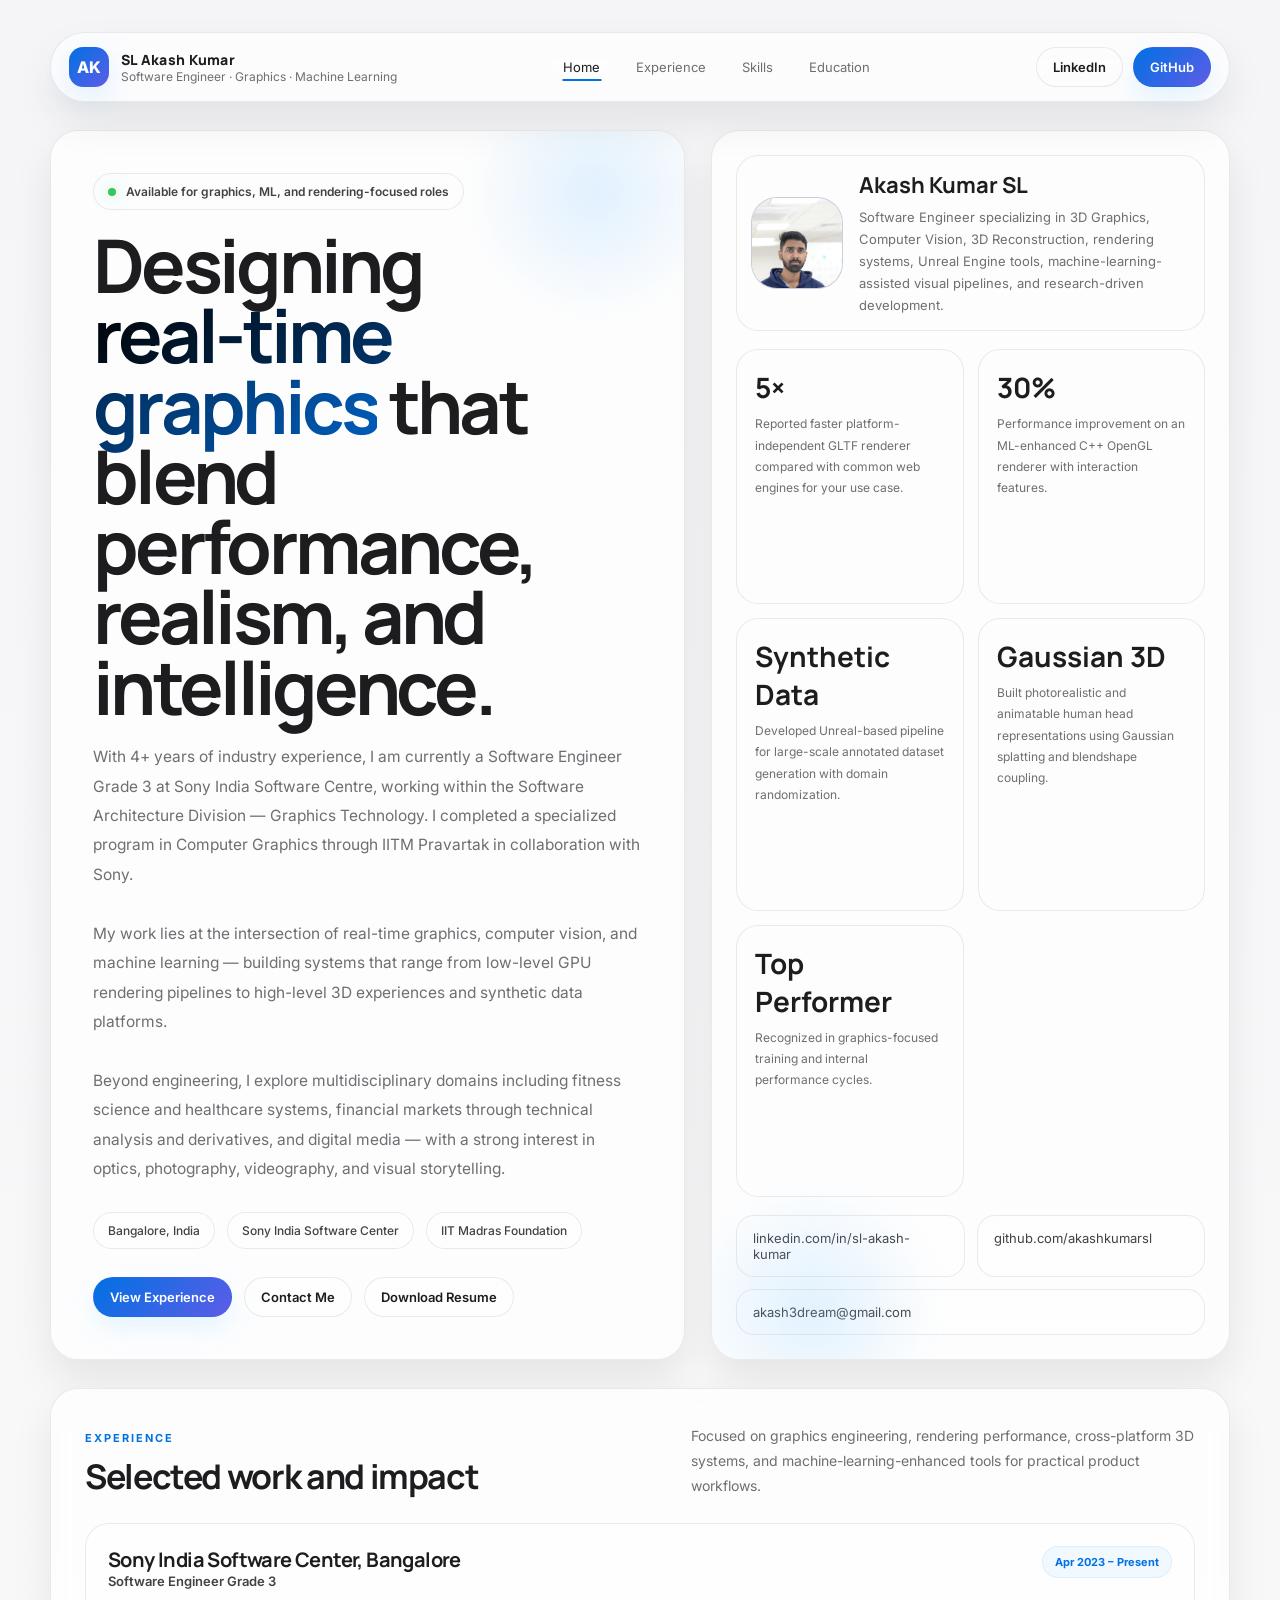
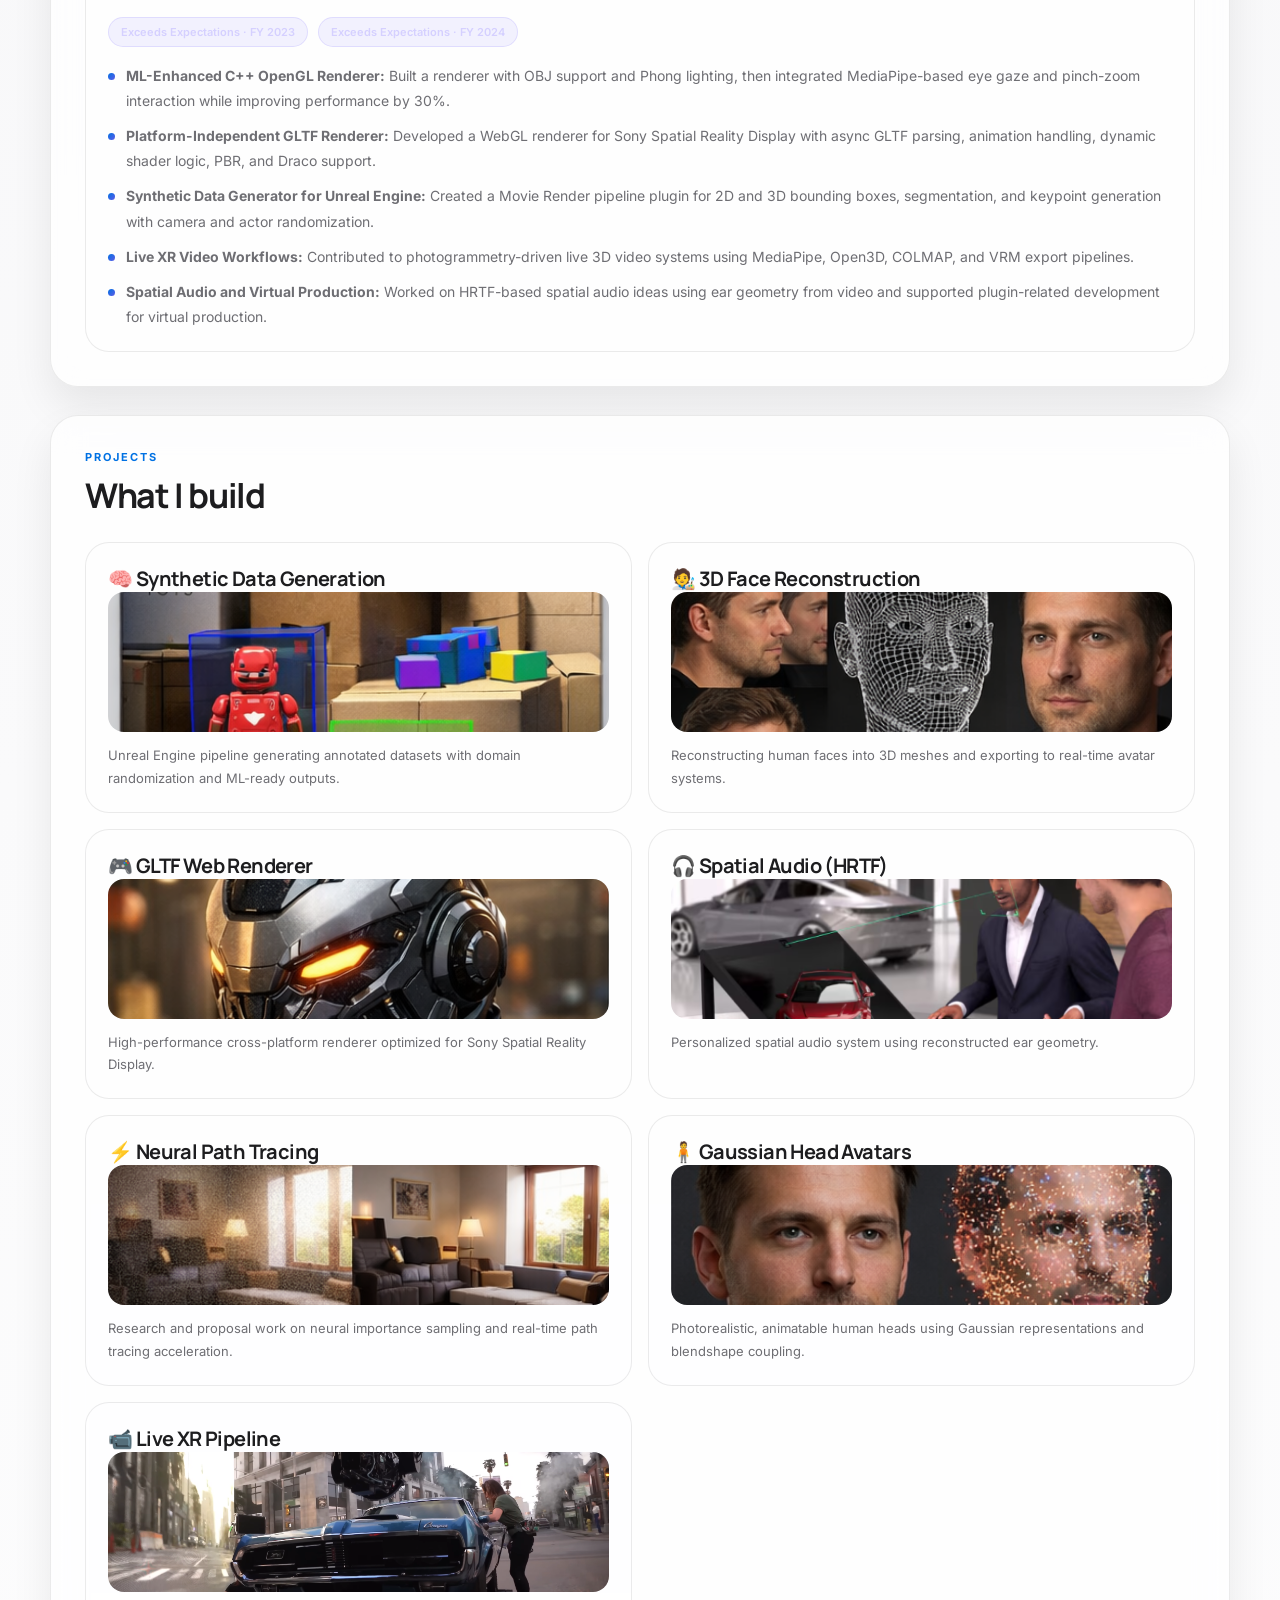
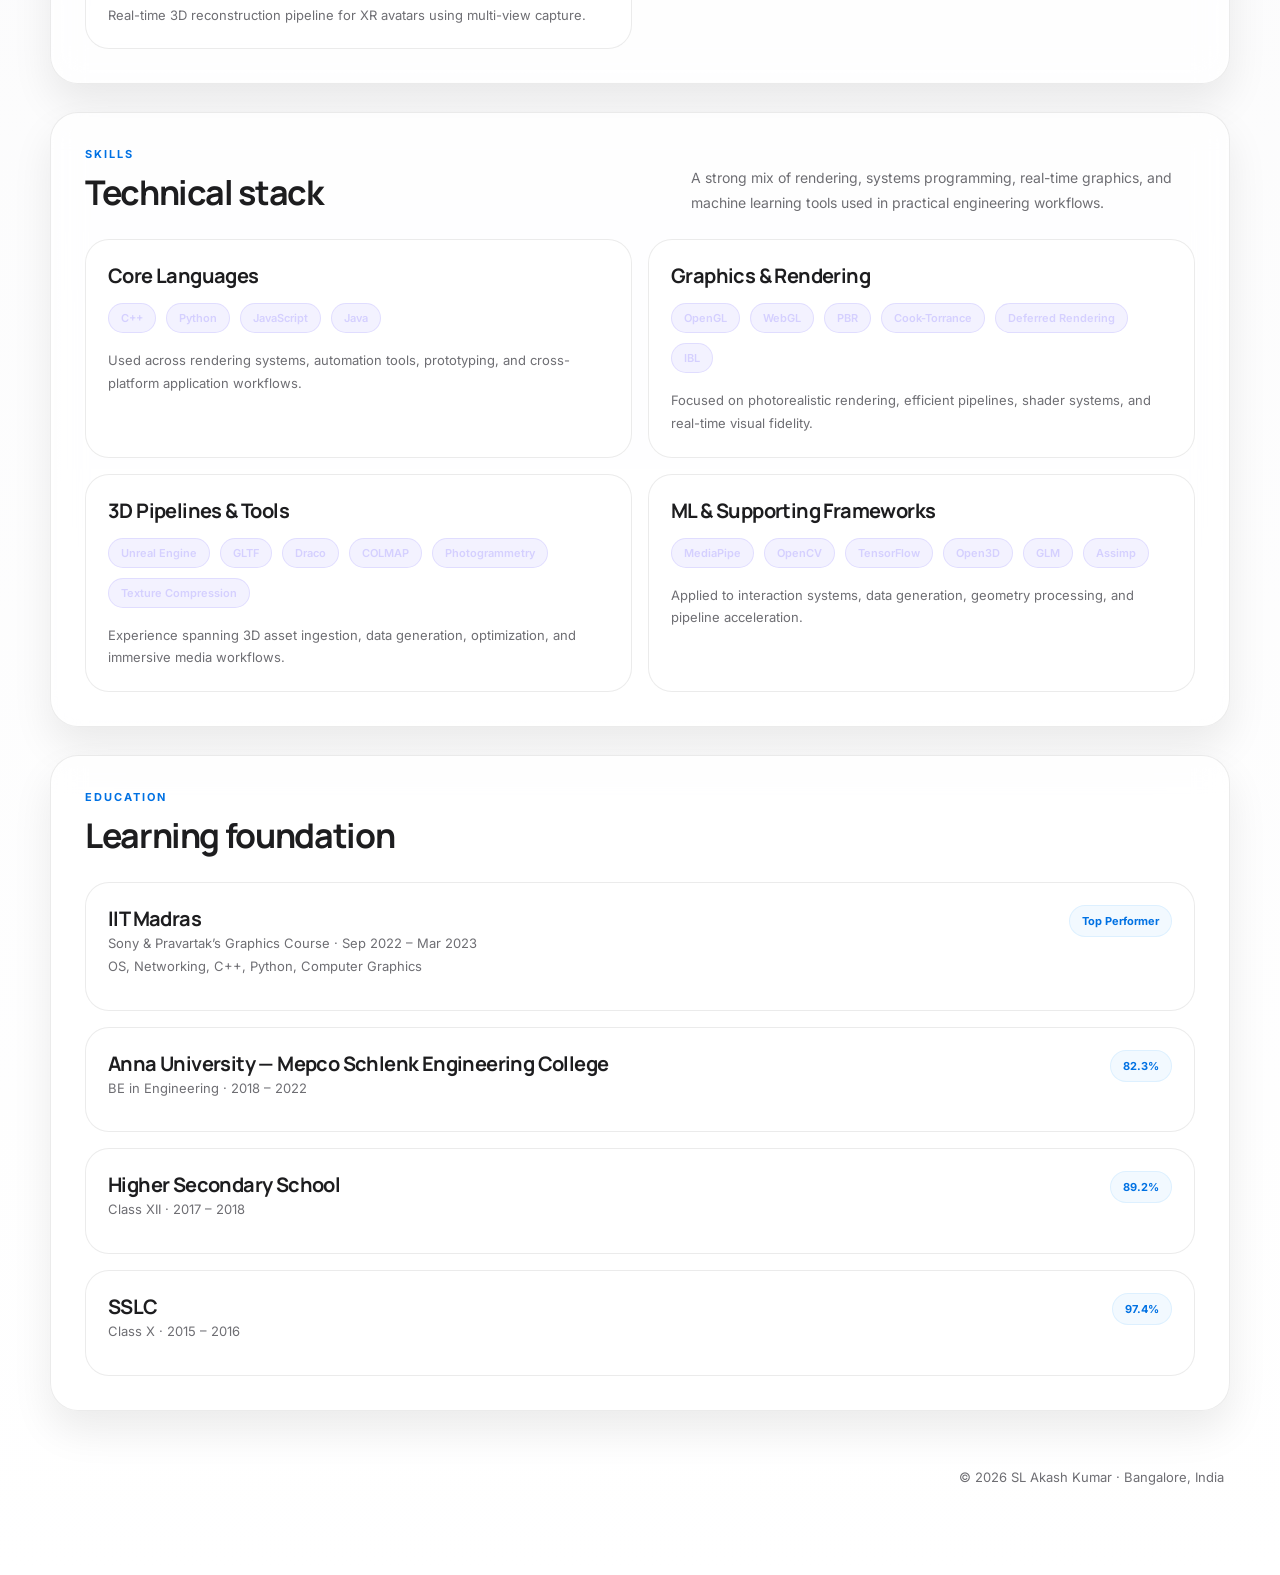
<file: index.html>
<!DOCTYPE html>
<html lang="en" data-theme="dark">
<head>
  <meta charset="UTF-8" />
  <meta name="viewport" content="width=device-width, initial-scale=1.0" />
  <title>SL Akash Kumar | Portfolio</title>
  <link rel="preconnect" href="https://fonts.googleapis.com" />
  <link rel="preconnect" href="https://fonts.gstatic.com" crossorigin />
  <link href="https://fonts.googleapis.com/css2?family=Inter:wght@300;400;500;600;700;800&family=Manrope:wght@400;500;600;700;800&display=swap" rel="stylesheet" />
  <style>
    :root {
      --bg: #f5f5f7;
      --bg-soft: #ffffff;
      --panel: rgba(255, 255, 255, 0.75);
      --panel-strong: rgba(255, 255, 255, 0.95);
      --line: rgba(0, 0, 0, 0.08);
      --line-strong: rgba(0, 0, 0, 0.14);
      --text: #1d1d1f;
      --muted: #6e6e73;
      --soft: #424245;
      --accent: #0071e3;
      --accent-2: #5e5ce6;
      --accent-3: #34c759;
      --shadow: 0 20px 40px rgba(0, 0, 0, 0.08);
      --radius-xl: 28px;
      --radius-lg: 22px;
      --radius-md: 16px;
      --max: 1180px;
    }

    * { box-sizing: border-box; margin: 0; padding: 0; }
    html { scroll-behavior: smooth; }
    body {
      font-family: 'Inter', sans-serif;
      background: linear-gradient(180deg, #f5f5f7 0%, #ffffff 100%);
      color: var(--text);
      min-height: 100vh;
      overflow-x: hidden;
    }

    /* removed heavy grid background for clean Apple-like feel */

    a { color: inherit; text-decoration: none; }
    img { max-width: 100%; display: block; }

    .shell {
      width: min(calc(100% - 32px), var(--max));
      margin: 0 auto;
    }

    .topbar {
      position: sticky;
      top: 16px;
      z-index: 100;
      padding-top: 16px;
    }

    .topbar-inner {
      display: flex;
      justify-content: space-between;
      align-items: center;
      gap: 20px;
      padding: 14px 18px;
      border: 1px solid var(--line);
      background: rgba(255, 255, 255, 0.7);
      backdrop-filter: blur(20px);
      border-radius: 999px;
      box-shadow: var(--shadow);
    }

    .brand {
      display: flex;
      align-items: center;
      gap: 12px;
      min-width: 0;
    }

    .brand-mark {
      width: 40px;
      height: 40px;
      border-radius: 14px;
      display: grid;
      place-items: center;
      font-weight: 800;
      color: white;
      background: linear-gradient(135deg, var(--accent), var(--accent-2));
      box-shadow: 0 10px 30px rgba(124,198,255,0.24);
      flex-shrink: 0;
    }

    .brand-text { min-width: 0; }
    .brand-text h1 {
      font-family: 'Manrope', sans-serif;
      font-size: 14px;
      font-weight: 800;
      letter-spacing: 0.02em;
    }
    .brand-text p {
      font-size: 12px;
      color: var(--muted);
      white-space: nowrap;
      overflow: hidden;
      text-overflow: ellipsis;
    }

    .nav {
      display: flex;
      align-items: center;
      gap: 8px;
      flex-wrap: wrap;
      justify-content: center;
    }

    .nav a {
      padding: 10px 14px;
      border-radius: 999px;
      font-size: 13px;
      color: var(--muted);
      transition: 0.28s ease;
    }

    .nav a:hover,
    .nav a.active {
      color: var(--text);
      background: rgba(255,255,255,0.06);
    }

    .actions {
      display: flex;
      align-items: center;
      gap: 10px;
    }

    .btn,
    .btn-ghost {
      border-radius: 999px;
      padding: 11px 16px;
      font-size: 13px;
      font-weight: 600;
      transition: transform 0.25s ease, background 0.25s ease, border-color 0.25s ease;
      border: 1px solid transparent;
      display: inline-flex;
      align-items: center;
      gap: 8px;
    }

    .btn {
      background: linear-gradient(135deg, var(--accent), var(--accent-2));
      color: white;
      box-shadow: 0 12px 26px rgba(124,198,255,0.18);
    }

    .btn-ghost {
      background: rgba(255,255,255,0.04);
      border-color: var(--line);
      color: var(--text);
    }

    .btn:hover,
    .btn-ghost:hover {
      transform: translateY(-2px);
    }

    main {
      padding: 26px 0 60px;
    }

    .hero {
      display: grid;
      grid-template-columns: 1.1fr 0.9fr;
      gap: 26px;
      align-items: stretch;
      min-height: calc(100vh - 140px);
      padding-top: 18px;
    }

    .hero-card,
    .panel {
      border: 1px solid var(--line);
      background: var(--panel);
      backdrop-filter: blur(16px);
      box-shadow: var(--shadow);
      border-radius: var(--radius-xl);
    }

    .hero-card {
      padding: 42px;
      position: relative;
      overflow: hidden;
      display: flex;
      flex-direction: column;
      justify-content: center;
    }

    .hero-card::before,
    .hero-visual::before {
      content: "";
      position: absolute;
      width: 280px;
      height: 280px;
      border-radius: 50%;
      background: radial-gradient(circle, rgba(124,198,255,0.22), transparent 65%);
      filter: blur(8px);
      pointer-events: none;
    }

    .hero-card::before { top: -80px; right: -50px; }

    .eyebrow {
      display: inline-flex;
      align-items: center;
      gap: 10px;
      width: fit-content;
      padding: 10px 14px;
      border-radius: 999px;
      background: rgba(255,255,255,0.05);
      border: 1px solid var(--line);
      font-size: 12px;
      font-weight: 600;
      color: var(--soft);
      margin-bottom: 20px;
    }

    .dot {
      width: 8px;
      height: 8px;
      border-radius: 50%;
      background: var(--accent-3);
      box-shadow: 0 0 18px rgba(82,229,200,0.7);
    }

    .hero h2 {
      font-family: 'Manrope', sans-serif;
      font-size: clamp(42px, 6vw, 74px);
      line-height: 0.95;
      letter-spacing: -0.05em;
      max-width: 10ch;
    }

    .hero h2 span {
      background: linear-gradient(135deg, #000000 0%, var(--accent) 60%, #5e5ce6 100%);
      -webkit-background-clip: text;
      -webkit-text-fill-color: transparent;
      background-clip: text;
    }

    .hero p.lead {
      margin-top: 20px;
      max-width: 58ch;
      color: var(--muted);
      font-size: 15.5px;
      line-height: 1.9;
    }

    .hero-meta {
      margin-top: 28px;
      display: flex;
      flex-wrap: wrap;
      gap: 12px;
    }

    .chip {
      padding: 10px 14px;
      border: 1px solid var(--line);
      border-radius: 999px;
      background: rgba(255,255,255,0.03);
      color: var(--soft);
      font-size: 12px;
      font-weight: 500;
    }

    .hero-cta {
      margin-top: 28px;
      display: flex;
      gap: 12px;
      flex-wrap: wrap;
    }

    .hero-visual {
      position: relative;
      padding: 24px;
      overflow: hidden;
      display: grid;
      grid-template-rows: auto 1fr auto;
      gap: 18px;
    }

    .hero-visual::before { bottom: -90px; left: -40px; }

    .profile-block {
      display: grid;
      grid-template-columns: 92px 1fr;
      gap: 16px;
      align-items: center;
      padding: 14px;
      border-radius: 22px;
      background: rgba(255,255,255,0.04);
      border: 1px solid var(--line);
    }

    .avatar,
    .avatar-fallback {
      width: 92px;
      height: 92px;
      border-radius: 26px;
      object-fit: cover;
      border: 1px solid var(--line-strong);
      background: linear-gradient(135deg, rgba(124,198,255,0.18), rgba(139,125,255,0.16));
    }

    .avatar-fallback {
      display: none;
      place-items: center;
      font-weight: 800;
      font-size: 26px;
      color: white;
    }

    .profile-copy h3 {
      font-family: 'Manrope', sans-serif;
      font-size: 22px;
      margin-bottom: 6px;
    }

    .profile-copy p {
      color: var(--muted);
      font-size: 13px;
      line-height: 1.7;
    }

    .stats {
      display: grid;
      grid-template-columns: repeat(2, 1fr);
      gap: 14px;
    }

    .stat {
      padding: 18px;
      border-radius: 22px;
      background: rgba(255,255,255,0.04);
      border: 1px solid var(--line);
    }

    .stat strong {
      display: block;
      font-family: 'Manrope', sans-serif;
      font-size: 28px;
      margin-bottom: 6px;
    }

    .stat span {
      color: var(--muted);
      font-size: 12px;
      line-height: 1.6;
    }

    .socials {
      display: flex;
      flex-wrap: wrap;
      gap: 12px;
    }

    .socials a {
      flex: 1 1 150px;
      min-width: 0;
      padding: 14px 16px;
      border-radius: 18px;
      background: rgba(255,255,255,0.04);
      border: 1px solid var(--line);
      color: var(--soft);
      transition: 0.25s ease;
      font-size: 13px;
    }

    .socials a:hover {
      transform: translateY(-3px);
      border-color: var(--line-strong);
      background: rgba(255,255,255,0.06);
    }

    .section {
      padding: 34px;
      margin-top: 28px;
    }

    .section-head {
      display: flex;
      justify-content: space-between;
      gap: 18px;
      align-items: end;
      margin-bottom: 24px;
    }

    .section-head small {
      text-transform: uppercase;
      letter-spacing: 0.18em;
      color: var(--accent);
      font-size: 11px;
      font-weight: 700;
      display: block;
      margin-bottom: 8px;
    }

    .section-head h3 {
      font-family: 'Manrope', sans-serif;
      font-size: clamp(24px, 4vw, 34px);
      letter-spacing: -0.04em;
    }

    .section-head p {
      color: var(--muted);
      max-width: 56ch;
      font-size: 14px;
      line-height: 1.8;
    }

    .experience-grid,
    .education-grid {
      display: grid;
      gap: 16px;
    }

    .experience-card,
    .education-card,
    .skill-card {
      border: 1px solid var(--line);
      border-radius: 24px;
      background: rgba(255,255,255,0.03);
      padding: 22px;
      transition: transform 0.28s ease, border-color 0.28s ease, background 0.28s ease;
    }

    .experience-card:hover,
    .education-card:hover,
    .skill-card:hover {
      transform: translateY(-4px);
      border-color: var(--line-strong);
      background: rgba(255,255,255,0.045);
    }

    .exp-top,
    .edu-top {
      display: flex;
      justify-content: space-between;
      gap: 16px;
      align-items: flex-start;
      flex-wrap: wrap;
      margin-bottom: 10px;
    }

    .experience-card h4,
    .education-card h4,
    .skill-card h4 {
      font-family: 'Manrope', sans-serif;
      font-size: 20px;
      letter-spacing: -0.03em;
    }

    .muted {
      color: var(--muted);
      font-size: 13px;
      line-height: 1.75;
    }

    .tag {
      padding: 8px 12px;
      border-radius: 999px;
      background: rgba(124,198,255,0.1);
      color: var(--accent);
      border: 1px solid rgba(124,198,255,0.18);
      font-size: 11px;
      font-weight: 700;
      white-space: nowrap;
    }

    .subrole {
      color: var(--soft);
      font-size: 13px;
      margin-bottom: 14px;
      font-weight: 600;
    }

    .pill-row,
    .skill-pills {
      display: flex;
      flex-wrap: wrap;
      gap: 10px;
      margin: 14px 0 16px;
    }

    .pill {
      padding: 7px 12px;
      border-radius: 999px;
      background: rgba(139,125,255,0.1);
      color: #d5d0ff;
      border: 1px solid rgba(139,125,255,0.18);
      font-size: 11px;
      font-weight: 600;
    }

    .bullets {
      display: grid;
      gap: 10px;
      margin-top: 12px;
    }

    .bullets li {
      list-style: none;
      position: relative;
      padding-left: 18px;
      color: var(--muted);
      font-size: 14px;
      line-height: 1.8;
    }

    .bullets li::before {
      content: "";
      position: absolute;
      width: 7px;
      height: 7px;
      border-radius: 50%;
      background: linear-gradient(135deg, var(--accent), var(--accent-2));
      left: 0;
      top: 10px;
    }

    .skills-grid {
      display: grid;
      grid-template-columns: repeat(2, 1fr);
      gap: 16px;
    }

    .footer {
      margin: 36px 0 20px;
      padding: 22px 6px 10px;
      display: flex;
      justify-content: space-between;
      gap: 18px;
      flex-wrap: wrap;
      color: var(--muted);
      font-size: 13px;
    }

    .reveal {
      opacity: 0;
      transform: translateY(28px);
      transition: opacity 0.8s ease, transform 0.8s cubic-bezier(.2,.8,.2,1);
      will-change: opacity, transform;
    }

    .reveal.in-view {
      opacity: 1;
      transform: translateY(0);
    }

    @media (prefers-reduced-motion: reduce) {
      html { scroll-behavior: auto; }
      .reveal { opacity: 1; transform: none; transition: none; }
      .btn, .btn-ghost, .experience-card, .education-card, .skill-card, .socials a { transition: none; }
    }

    @media (max-width: 980px) {
      .hero,
      .skills-grid {
        grid-template-columns: 1fr;
      }
      .hero { min-height: auto; }
      .topbar-inner {
        border-radius: 26px;
        flex-wrap: wrap;
        justify-content: center;
      }
    }

    @media (max-width: 720px) {
      .shell { width: min(calc(100% - 18px), var(--max)); }
      .hero-card,
      .hero-visual,
      .section { padding: 22px; }
      .profile-block {
        grid-template-columns: 1fr;
      }
      .stats {
        grid-template-columns: 1fr;
      }
      .nav {
        width: 100%;
      }
      .actions {
        width: 100%;
        justify-content: center;
        flex-wrap: wrap;
      }
      .btn,
      .btn-ghost {
        justify-content: center;
        flex: 1 1 180px;
      }
    }
  
    /* === PREMIUM APPLE-LIKE MICRO INTERACTIONS === */
    .skill-card, .experience-card, .education-card {
      position: relative;
      overflow: hidden;
    }

    .skill-card::after,
    .experience-card::after,
    .education-card::after {
      content: "";
      position: absolute;
      inset: 0;
      background: radial-gradient(circle at var(--x,50%) var(--y,50%), rgba(124,198,255,0.18), transparent 40%);
      opacity: 0;
      transition: opacity 0.25s ease;
      pointer-events: none;
    }

    .skill-card:hover::after,
    .experience-card:hover::after,
    .education-card:hover::after {
      opacity: 1;
    }

    /* smooth scale */
    .skill-card:hover,
    .experience-card:hover,
    .education-card:hover {
      transform: translateY(-6px) scale(1.01);
    }

    /* HERO TEXT FADE IN */
    .hero-card h2 {
      animation: fadeUp 1s ease forwards;
      opacity: 0;
      transform: translateY(20px);
    }

    .hero-card .lead {
      animation: fadeUp 1.2s ease forwards;
      opacity: 0;
      transform: translateY(20px);
      animation-delay: 0.2s;
    }

    @keyframes fadeUp {
      to {
        opacity: 1;
        transform: translateY(0);
      }
    }

    /* GRADIENT TEXT SHIFT */
    .hero h2 span {
      background-size: 200% 200%;
      animation: gradientMove 6s ease infinite;
    }

    @keyframes gradientMove {
      0% { background-position: 0% 50%; }
      50% { background-position: 100% 50%; }
      100% { background-position: 0% 50%; }
    }

    /* NAV HOVER LINE */
    .nav a {
      position: relative;
    }

    .nav a::after {
      content: "";
      position: absolute;
      left: 50%;
      bottom: 4px;
      width: 0;
      height: 2px;
      background: var(--accent);
      transition: 0.3s ease;
      transform: translateX(-50%);
    }

    .nav a:hover::after,
    .nav a.active::after {
      width: 60%;
    }

    /* CURSOR GLOW */
    /* removed cursor glow for cleaner Apple style */

  </style>
</head>
<body>
  <div class="shell topbar">
    <header class="topbar-inner">
      <a class="brand" href="#home">
        <div class="brand-mark">AK</div>
        <div class="brand-text">
          <h1>SL Akash Kumar</h1>
          <p>Software Engineer · Graphics · Machine Learning</p>
        </div>
      </a>

      <nav class="nav" id="nav">
        <a href="#home" class="active">Home</a>
        <a href="#experience">Experience</a>
        <a href="#skills">Skills</a>
        <a href="#education">Education</a>
      </nav>

      <div class="actions">
        <a class="btn-ghost" href="https://linkedin.com/in/sl-akash-kumar" target="_blank" rel="noopener">LinkedIn</a>
        <a class="btn" href="https://github.com/akashkumarsl" target="_blank" rel="noopener">GitHub</a>
      </div>
    </header>
  </div>

  <main class="shell">
    <section class="hero reveal" id="home">
      <div class="hero-card">
        <div class="eyebrow"><span class="dot"></span> Available for graphics, ML, and rendering-focused roles</div>
        <h2>Designing <span>real-time graphics</span> that blend performance, realism, and intelligence.</h2>
        <p class="lead">
          With 4+ years of industry experience, I am currently a Software Engineer Grade 3 at Sony India Software Centre, working within the Software Architecture Division — Graphics Technology. I completed a specialized program in Computer Graphics through IITM Pravartak in collaboration with Sony.
          <br/><br/>
          My work lies at the intersection of real-time graphics, computer vision, and machine learning — building systems that range from low-level GPU rendering pipelines to high-level 3D experiences and synthetic data platforms.
          <br/><br/>
          Beyond engineering, I explore multidisciplinary domains including fitness science and healthcare systems, financial markets through technical analysis and derivatives, and digital media — with a strong interest in optics, photography, videography, and visual storytelling.
        </p>
        <div class="hero-meta">
          <div class="chip">Bangalore, India</div>
          <div class="chip">Sony India Software Center</div>
          <div class="chip">IIT Madras Foundation</div>
        </div>
        <div class="hero-cta">
          <a class="btn" href="#experience">View Experience</a>
          <a class="btn-ghost" href="mailto:akash3dream@gmail.com">Contact Me</a>
          <a class="btn-ghost" href="Resume_Akash_Feb_2026.pdf" download>Download Resume</a>
        </div>
      </div>

      <aside class="hero-visual panel reveal">
        <div class="profile-block">
          <img src="profile.jpg" alt="Akash Kumar profile photo" class="avatar" onerror="this.style.display='none';this.nextElementSibling.style.display='grid'" />
          <div class="avatar-fallback">AK</div>
          <div class="profile-copy">
            <h3>Akash Kumar SL</h3>
            <p>Software Engineer specializing in 3D Graphics, Computer Vision, 3D Reconstruction, rendering systems, Unreal Engine tools, machine-learning-assisted visual pipelines, and research-driven development.</p>
          </div>
        </div>

        <div class="stats">
          <div class="stat">
            <strong>5×</strong>
            <span>Reported faster platform-independent GLTF renderer compared with common web engines for your use case.</span>
          </div>
          <div class="stat">
            <strong>30%</strong>
            <span>Performance improvement on an ML-enhanced C++ OpenGL renderer with interaction features.</span>
          </div>
          <div class="stat">
            <strong>Synthetic Data</strong>
            <span>Developed Unreal-based pipeline for large-scale annotated dataset generation with domain randomization.</span>
          </div>
          <div class="stat">
            <strong>Gaussian 3D</strong>
            <span>Built photorealistic and animatable human head representations using Gaussian splatting and blendshape coupling.</span>
          </div>
          <div class="stat">
            <strong>Top Performer</strong>
            <span>Recognized in graphics-focused training and internal performance cycles.</span>
          </div>
        </div>

        <div class="socials">
          <a href="https://linkedin.com/in/sl-akash-kumar" target="_blank" rel="noopener">linkedin.com/in/sl-akash-kumar</a>
          <a href="https://github.com/akashkumarsl" target="_blank" rel="noopener">github.com/akashkumarsl</a>
          <a href="mailto:akash3dream@gmail.com">akash3dream@gmail.com</a>
        </div>
      </aside>
    </section>

    <section class="section panel reveal" id="experience">
      <div class="section-head">
        <div>
          <small>Experience</small>
          <h3>Selected work and impact</h3>
        </div>
        <p>Focused on graphics engineering, rendering performance, cross-platform 3D systems, and machine-learning-enhanced tools for practical product workflows.</p>
      </div>

      <div class="experience-grid">
        <article class="experience-card">
          <div class="exp-top">
            <div>
              <h4>Sony India Software Center, Bangalore</h4>
              <div class="subrole">Software Engineer Grade 3</div>
            </div>
            <span class="tag">Apr 2023 – Present</span>
          </div>

          <div class="pill-row">
            <span class="pill">Exceeds Expectations · FY 2023</span>
            <span class="pill">Exceeds Expectations · FY 2024</span>
          </div>

          <ul class="bullets">
            <li><strong>ML-Enhanced C++ OpenGL Renderer:</strong> Built a renderer with OBJ support and Phong lighting, then integrated MediaPipe-based eye gaze and pinch-zoom interaction while improving performance by 30%.</li>
            <li><strong>Platform-Independent GLTF Renderer:</strong> Developed a WebGL renderer for Sony Spatial Reality Display with async GLTF parsing, animation handling, dynamic shader logic, PBR, and Draco support.</li>
            <li><strong>Synthetic Data Generator for Unreal Engine:</strong> Created a Movie Render pipeline plugin for 2D and 3D bounding boxes, segmentation, and keypoint generation with camera and actor randomization.</li>
            <li><strong>Live XR Video Workflows:</strong> Contributed to photogrammetry-driven live 3D video systems using MediaPipe, Open3D, COLMAP, and VRM export pipelines.</li>
            <li><strong>Spatial Audio and Virtual Production:</strong> Worked on HRTF-based spatial audio ideas using ear geometry from video and supported plugin-related development for virtual production.</li>
          </ul>
        </article>
      </div>
    </section>

    <!-- PROJECTS SECTION -->
    <section class="section panel reveal" id="projects">
      <div class="section-head">
        <div>
          <small>Projects</small>
          <h3>What I build</h3>
        </div>
        
      </div>

      <div class="skills-grid">
        <article class="skill-card">
          <h4>🧠 Synthetic Data Generation</h4>
          <img src="assets/Synthetic.png" alt="$1" style="height:140px;width:100%;object-fit:cover;border-radius:16px;margin-bottom:12px;"/>
          <p class="muted">Unreal Engine pipeline generating annotated datasets with domain randomization and ML-ready outputs.</p>
        </article>

        <article class="skill-card">
          <h4>🧑‍🎨 3D Face Reconstruction</h4>
          <img src="assets/3DFace.png" alt="$1" style="height:140px;width:100%;object-fit:cover;border-radius:16px;margin-bottom:12px;"/>
          <p class="muted">Reconstructing human faces into 3D meshes and exporting to real-time avatar systems.</p>
        </article>

        <article class="skill-card">
          <h4>🎮 GLTF Web Renderer</h4>
          <img src="assets/GLTF.png" alt="$1" style="height:140px;width:100%;object-fit:cover;border-radius:16px;margin-bottom:12px;"/>
          <p class="muted">High-performance cross-platform renderer optimized for Sony Spatial Reality Display.</p>
        </article>

        <article class="skill-card">
          <h4>🎧 Spatial Audio (HRTF)</h4>
          <img src="assets/SRD.png" alt="$1" style="height:140px;width:100%;object-fit:cover;border-radius:16px;margin-bottom:12px;"/>
          <p class="muted">Personalized spatial audio system using reconstructed ear geometry.</p>
        </article>

        <article class="skill-card">
          <h4>⚡ Neural Path Tracing</h4>
          <img src="assets/Neural.png" alt="$1" style="height:140px;width:100%;object-fit:cover;border-radius:16px;margin-bottom:12px;"/>
          <p class="muted">Research and proposal work on neural importance sampling and real-time path tracing acceleration.</p>
        </article>

        <article class="skill-card">
          <h4>🧍 Gaussian Head Avatars</h4>
          <img src="assets/Gaussian.png" alt="$1" style="height:140px;width:100%;object-fit:cover;border-radius:16px;margin-bottom:12px;"/>
          <p class="muted">Photorealistic, animatable human heads using Gaussian representations and blendshape coupling.</p>
        </article>

        <article class="skill-card">
          <h4>📹 Live XR Pipeline</h4>
          <img src="assets/XR.png" alt="$1" style="height:140px;width:100%;object-fit:cover;border-radius:16px;margin-bottom:12px;"/>
          <p class="muted">Real-time 3D reconstruction pipeline for XR avatars using multi-view capture.</p>
        </article>
      </div>
    </section>

    <section class="section panel reveal" id="skills">
      <div class="section-head">
        <div>
          <small>Skills</small>
          <h3>Technical stack</h3>
        </div>
        <p>A strong mix of rendering, systems programming, real-time graphics, and machine learning tools used in practical engineering workflows.</p>
      </div>

      <div class="skills-grid">
        <article class="skill-card">
          <h4>Core Languages</h4>
          <div class="skill-pills">
            <span class="pill">C++</span>
            <span class="pill">Python</span>
            <span class="pill">JavaScript</span>
            <span class="pill">Java</span>
          </div>
          <p class="muted">Used across rendering systems, automation tools, prototyping, and cross-platform application workflows.</p>
        </article>

        <article class="skill-card">
          <h4>Graphics & Rendering</h4>
          <div class="skill-pills">
            <span class="pill">OpenGL</span>
            <span class="pill">WebGL</span>
            <span class="pill">PBR</span>
            <span class="pill">Cook-Torrance</span>
            <span class="pill">Deferred Rendering</span>
            <span class="pill">IBL</span>
          </div>
          <p class="muted">Focused on photorealistic rendering, efficient pipelines, shader systems, and real-time visual fidelity.</p>
        </article>

        <article class="skill-card">
          <h4>3D Pipelines & Tools</h4>
          <div class="skill-pills">
            <span class="pill">Unreal Engine</span>
            <span class="pill">GLTF</span>
            <span class="pill">Draco</span>
            <span class="pill">COLMAP</span>
            <span class="pill">Photogrammetry</span>
            <span class="pill">Texture Compression</span>
          </div>
          <p class="muted">Experience spanning 3D asset ingestion, data generation, optimization, and immersive media workflows.</p>
        </article>

        <article class="skill-card">
          <h4>ML & Supporting Frameworks</h4>
          <div class="skill-pills">
            <span class="pill">MediaPipe</span>
            <span class="pill">OpenCV</span>
            <span class="pill">TensorFlow</span>
            <span class="pill">Open3D</span>
            <span class="pill">GLM</span>
            <span class="pill">Assimp</span>
          </div>
          <p class="muted">Applied to interaction systems, data generation, geometry processing, and pipeline acceleration.</p>
        </article>
      </div>
    </section>

    <section class="section panel reveal" id="education">
      <div class="section-head">
        <div>
          <small>Education</small>
          <h3>Learning foundation</h3>
        </div>
        
      </div>

      <div class="education-grid">
        <article class="education-card">
          <div class="edu-top">
            <div>
              <h4>IIT Madras</h4>
              <p class="muted">Sony & Pravartak’s Graphics Course · Sep 2022 – Mar 2023<br />OS, Networking, C++, Python, Computer Graphics</p>
            </div>
            <span class="tag">Top Performer</span>
          </div>
        </article>

        <article class="education-card">
          <div class="edu-top">
            <div>
              <h4>Anna University — Mepco Schlenk Engineering College</h4>
              <p class="muted">BE in Engineering · 2018 – 2022</p>
            </div>
            <span class="tag">82.3%</span>
          </div>
        </article>

        <article class="education-card">
          <div class="edu-top">
            <div>
              <h4>Higher Secondary School</h4>
              <p class="muted">Class XII · 2017 – 2018</p>
            </div>
            <span class="tag">89.2%</span>
          </div>
        </article>

        <article class="education-card">
          <div class="edu-top">
            <div>
              <h4>SSLC</h4>
              <p class="muted">Class X · 2015 – 2016</p>
            </div>
            <span class="tag">97.4%</span>
          </div>
        </article>
      </div>
    </section>

    <footer class="footer reveal">
      <span></span>
      <span>© 2026 SL Akash Kumar · Bangalore, India</span>
    </footer>
  </main>

  <script>
    const sections = document.querySelectorAll('section[id], .hero[id]');
    const navLinks = document.querySelectorAll('.nav a');

    const linkMap = [...navLinks].map(link => ({
      link,
      id: link.getAttribute('href').replace('#', '')
    }));

    const spy = new IntersectionObserver((entries) => {
      entries.forEach(entry => {
        if (entry.isIntersecting) {
          const id = entry.target.id;
          linkMap.forEach(({ link, id: linkId }) => {
            link.classList.toggle('active', linkId === id);
          });
        }
      });
    }, { threshold: 0.45 });

    sections.forEach(section => spy.observe(section));

    const revealItems = document.querySelectorAll('.reveal');
    const revealObserver = new IntersectionObserver((entries) => {
      entries.forEach(entry => {
        if (entry.isIntersecting) {
          entry.target.classList.add('in-view');
          revealObserver.unobserve(entry.target);
        }
      });
    }, {
      threshold: 0.16,
      rootMargin: '0px 0px -40px 0px'
    });

    revealItems.forEach(item => revealObserver.observe(item));
  </script>

  <div class="cursor-glow" id="cursorGlow"></div>

  <script>
    // cursor glow
    const glow = document.getElementById('cursorGlow');
    document.addEventListener('mousemove', (e) => {
      glow.style.left = e.clientX + 'px';
      glow.style.top = e.clientY + 'px';

      document.querySelectorAll('.skill-card, .experience-card, .education-card').forEach(card => {
        const rect = card.getBoundingClientRect();
        const x = e.clientX - rect.left;
        const y = e.clientY - rect.top;
        card.style.setProperty('--x', x + 'px');
        card.style.setProperty('--y', y + 'px');
      });
    });
  </script>
</body>
</html>
</file>
